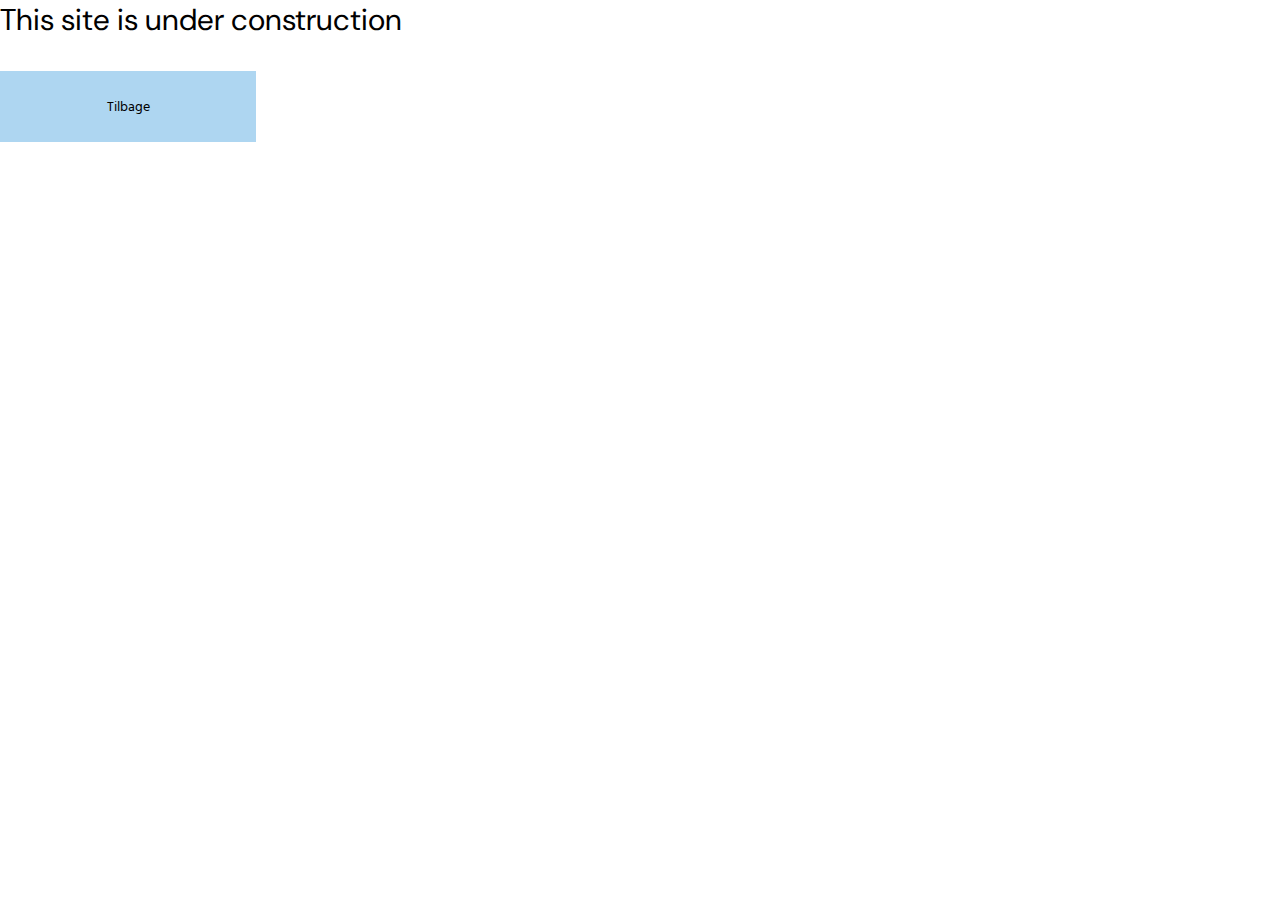
<file: ingen.html>
<!DOCTYPE html>
<html lang="da">

<head>
    <meta charset="UTF-8">
    <meta name="viewport" content="width=device-width, initial-scale=1.0">
    <title>Construction</title>
    <link rel="preconnect" href="https://fonts.googleapis.com">
    <link rel="preconnect" href="https://fonts.gstatic.com" crossorigin>
    <link href="https://fonts.googleapis.com/css2?family=Hind+Madurai:wght@300;400;500;600;700&display=swap"
        rel="stylesheet">

    <link rel="preconnect" href="https://fonts.googleapis.com">
    <link rel="preconnect" href="https://fonts.gstatic.com" crossorigin>
    <link
        href="https://fonts.googleapis.com/css2?family=DM+Sans:ital,opsz,wght@0,9..40,100..1000;1,9..40,100..1000&display=swap"
        rel="stylesheet">

    <link rel="stylesheet" href="styles/faelles.css">
</head>

<body>
    <main>
        <h1>This site is under construction</h1>
        <a class="knap" href="index.html">Tilbage</a>
    </main>

</body>

</html>
</file>
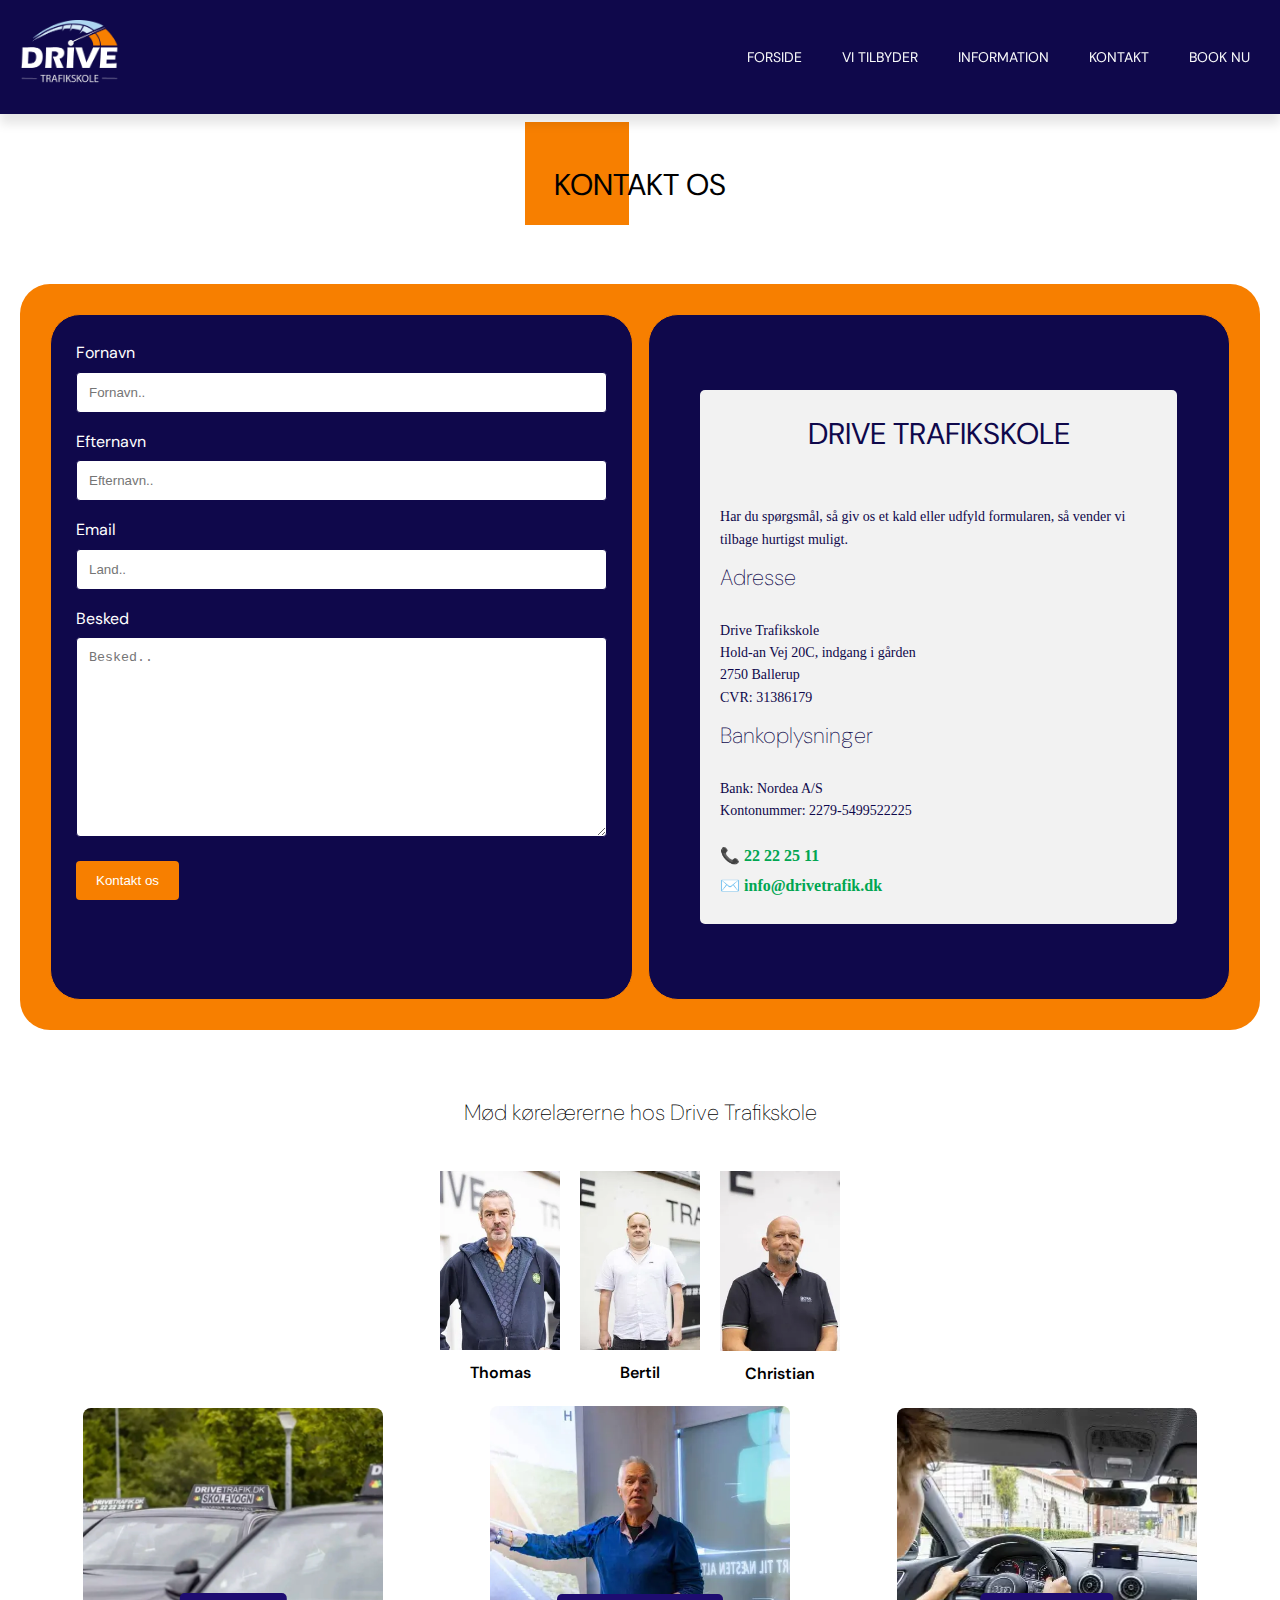
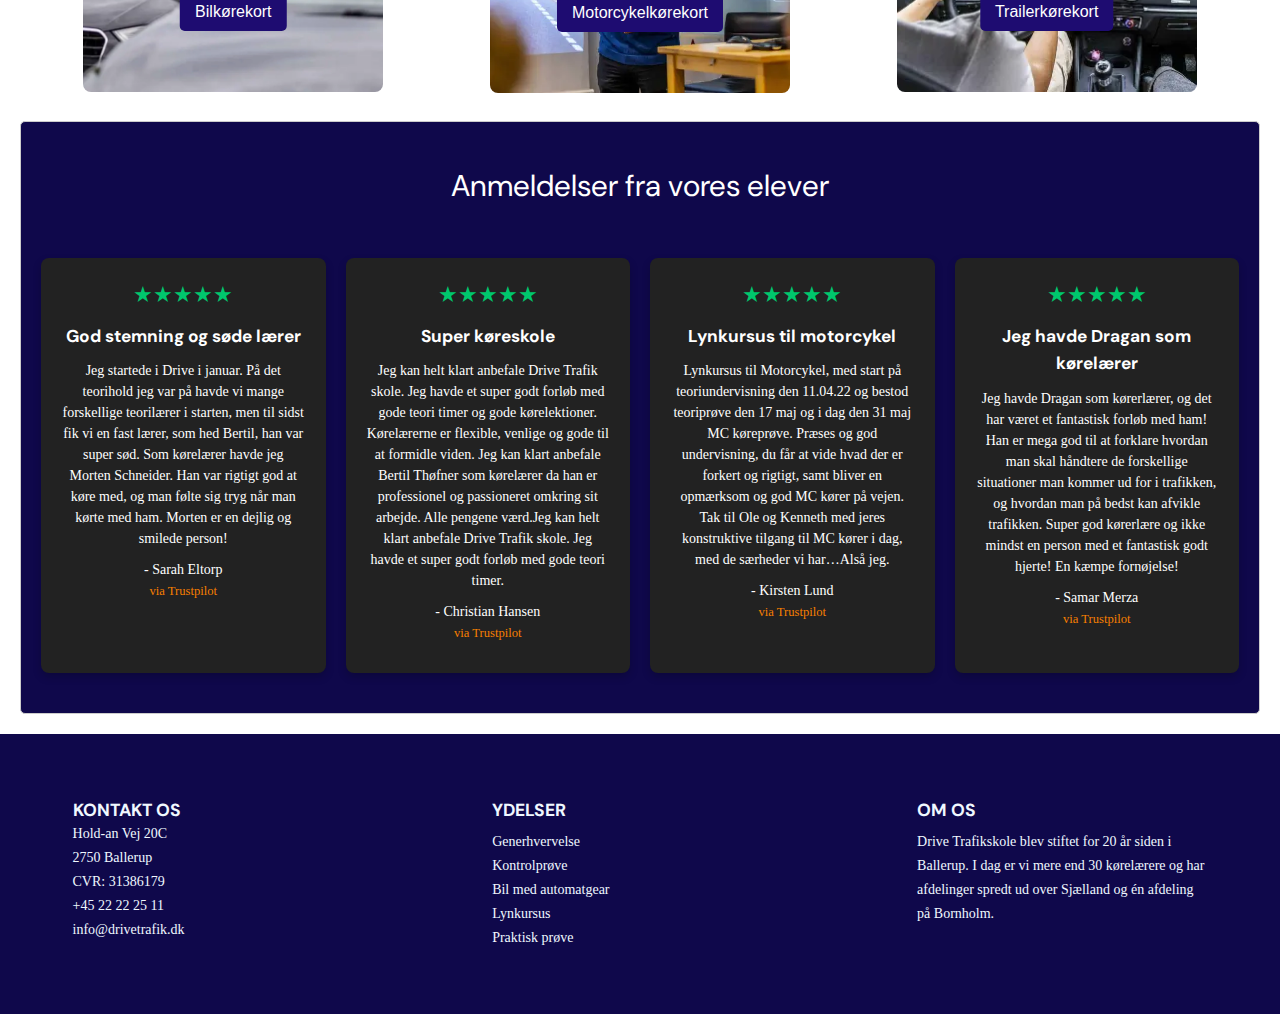
<file: kontakt.html>
<!DOCTYPE html>
<html lang="da">

<head>
    <meta charset="UTF-8">
    <meta name="viewport" content="width=device-width, initial-scale=1.0">
    <title>Kontakt</title>
    <link rel="stylesheet" href="styles/kontakt.css">
    <link rel="stylesheet" href="styles/faelles.css">
    <meta name="robots" content="noindex">
    <link rel="preconnect" href="https://fonts.googleapis.com">
    <link
        href="https://fonts.googleapis.com/css2?family=DM+Sans:ital,opsz,wght@0,9..40,100..1000;1,9..40,100..1000&display=swap"
        rel="stylesheet">
</head>

<body>
    <header>
        <div class="logo">
            <a href="index.html">
                <img src="images/logoen.png" alt="Logo">
            </a>
        </div>
        <nav>
            <ul class="menu">
                <li><a href="index.html">FORSIDE</a></li>
                <li><a href="vitilbyder.html">VI TILBYDER</a></li>
                <li><a href="information.html">INFORMATION</a></li>
                <li><a href="kontakt.html">KONTAKT</a></li>
                <li><a href="ingen.html">BOOK NU</a></li>
            </ul>
            <div class="burger">
                <div class="line"></div>
                <div class="line"></div>
                <div class="line"></div>
            </div>
        </nav>
    </header>

    <main>
        <div class="container_mardi">
            <div class="kasse_mardi"></div>
            <h1 class="overskrift_mardi">KONTAKT OS</h1>
        </div>

        </div>

        <section class="top-section">

            <div class="kontakt-os">
                <form action="/action_page.php">
                    <label for="fname">Fornavn</label>
                    <input type="text" id="fname" name="firstname" placeholder="Fornavn..">

                    <label for="lname">Efternavn</label>
                    <input type="text" id="lname" name="lastname" placeholder="Efternavn..">

                    <label for="country">Email</label>
                    <input type="text" id="lname" name="lastname" placeholder="Land..">

                    <label for="subject">Besked</label>
                    <textarea id="subject" name="subject" placeholder="Besked.." style="height:200px"></textarea>

                    <input type="submit" value="Kontakt os">


                </form>
            </div>
            <div class="drive-trafikskole">
                <div>
                    <div class="container">
                        <h1>DRIVE TRAFIKSKOLE</h1>
                        <p class="intro">
                            Har du spørgsmål, så giv os et kald eller udfyld formularen, så vender vi tilbage hurtigst
                            muligt.
                        </p>

                        <div class="section">
                            <h2>Adresse</h2>
                            <p>Drive Trafikskole<br>
                                Hold-an Vej 20C, indgang i gården<br>
                                2750 Ballerup<br>
                                CVR: 31386179
                            </p>
                        </div>

                        <div class="section">
                            <h2>Bankoplysninger</h2>
                            <p>Bank: Nordea A/S<br>
                                Kontonummer: 2279-5499522225
                            </p>
                        </div>

                        <div class="contact">
                            <p class="phone">📞 <span>22 22 25 11</span></p>
                            <p class="email">✉️ <a href="mailto:info@drivetrafik.dk">info@drivetrafik.dk</a></p>
                        </div>
                    </div>

                    <!--<img src="images/martha/testimgdrive.png" alt="billedet skal skiftes ud">-->
                </div>
            </div>
        </section>

        <section class="mød-kørelærerne">
            <h2>Mød kørelærerne hos Drive Trafikskole</h2>
            <div class="instructors">
                <div class="kørerlærer">
                    <img src="images/martha/thomas.webp" alt="Thomas">
                    <div class="name-text">Thomas</div>
                </div>
                <div class="kørerlærer">
                    <img src="images/martha/bertil.webp" alt="Bertil">
                    <div class="name-text">Bertil</div>
                </div>
                <div class="kørerlærer">
                    <img src="images/martha/christian.webp" alt="Christian">
                    <div class="name-text">Christian</div>
                </div>
            </div>
        </section>

        <section class="img-knap">
            <div class="billederWbutton">
                <div class="image-container">
                    <img src="images/bilkørekort.webp" alt="bilkørekort">
                    <button class="image-button">Bilkørekort</button>
                </div>
                <div class="image-container">
                    <img src="images/motorcykelkørekort.webp" alt="motorcykelkørekort">
                    <button class="image-button">Motorcykelkørekort</button>
                </div>
                <div class="image-container">
                    <img src="images/trailerkørekort.webp" alt="trailerkørekort">
                    <button class="image-button">Trailerkørekort</button>
                </div>
            </div>
        </section>


        <section class="anmeldelser">
            <h1 class="h1_review">Anmeldelser fra vores elever</h1>
            <div class="reviews-grid">

                <div class="review">
                    <div class="stars">★★★★★</div>
                    <h3>God stemning og søde lærer</h3>
                    <p>
                        Jeg startede i Drive i januar. På det teorihold jeg var på havde vi mange forskellige teorilærer
                        i starten, men til
                        sidst fik vi en fast lærer, som hed Bertil, han var super sød. Som kørelærer havde jeg Morten
                        Schneider. Han var rigtigt
                        god at køre med, og man følte sig tryg når man kørte med ham. Morten er en dejlig og smilede
                        person!
                    </p>
                    <p class="reviewer"> - Sarah Eltorp<br><span>via Trustpilot</span></p>
                </div>

                <div class="review">
                    <div class="stars">★★★★★</div>
                    <h3>Super køreskole</h3>
                    <p>
                        Jeg kan helt klart anbefale Drive Trafik skole. Jeg havde et super godt forløb med gode teori
                        timer og gode
                        kørelektioner. Kørelærerne er flexible, venlige og gode til at formidle viden. Jeg kan klart
                        anbefale Bertil Thøfner som
                        kørelærer da han er professionel og passioneret omkring sit arbejde. Alle pengene værd.Jeg kan
                        helt klart anbefale Drive Trafik skole. Jeg havde et super godt forløb med gode teori
                        timer.
                    </p>

                    <p class="reviewer"> - Christian Hansen<br><span>via Trustpilot</span></p>
                </div>

                <div class="review">
                    <div class="stars">★★★★★</div>
                    <h3>Lynkursus til motorcykel</h3>
                    <p>
                        Lynkursus til Motorcykel, med start på teoriundervisning den 11.04.22 og bestod teoriprøve den
                        17 maj og i dag den 31
                        maj MC køreprøve. Præses og god undervisning, du får at vide hvad der er forkert og rigtigt,
                        samt bliver en opmærksom og
                        god MC kører på vejen. Tak til Ole og Kenneth med jeres konstruktive tilgang til MC kører i dag,
                        med de særheder vi
                        har…Alså jeg.
                    </p>
                    <p class="reviewer"> - Kirsten Lund<br><span>via Trustpilot</span></p>
                </div>

                <div class="review">
                    <div class="stars">★★★★★</div>
                    <h3>Jeg havde Dragan som kørelærer</h3>
                    <p>
                        Jeg havde Dragan som kørerlærer, og det har været et fantastisk forløb med ham! Han er mega god
                        til at forklare hvordan
                        man skal håndtere de forskellige situationer man kommer ud for i trafikken, og hvordan man på
                        bedst kan afvikle
                        trafikken. Super god kørerlære og ikke mindst en person med et fantastisk godt hjerte! En kæmpe
                        fornøjelse!
                    </p>
                    <p class="reviewer"> - Samar Merza<br><span>via Trustpilot</span></p>
                </div>
            </div>
        </section>

    </main>

    <footer>
        <div class="grid_footer">

            <div class="kontaktos">
                <h3 class="kontaktosoverskrift">KONTAKT OS</h3>
                <p>Hold-an Vej 20C</p>
                <p>2750 Ballerup</p>
                <p>CVR: 31386179</p>
                <p>+45 22 22 25 11</p>
                <p>info@drivetrafik.dk</p>
            </div>

            <div class="ydelser">
                <h3 class="ydelseroverskrift">YDELSER</h3>
                <p>Generhvervelse</p>
                <p>Kontrolprøve</p>
                <p>Bil med automatgear</p>
                <p>Lynkursus</p>
                <p>Praktisk prøve</p>
            </div>

            <div class="omos">
                <h3 class="omosoverskrift">OM OS</h3>
                <p>Drive Trafikskole blev stiftet for 20 år siden i Ballerup. I dag er vi mere end 30 kørelærere og har
                    afdelinger spredt ud over Sjælland og én afdeling på Bornholm.</p>
            </div>
        </div>

    </footer>

    <script src="javascript/menu.js"></script>
</body>

</html>
</file>
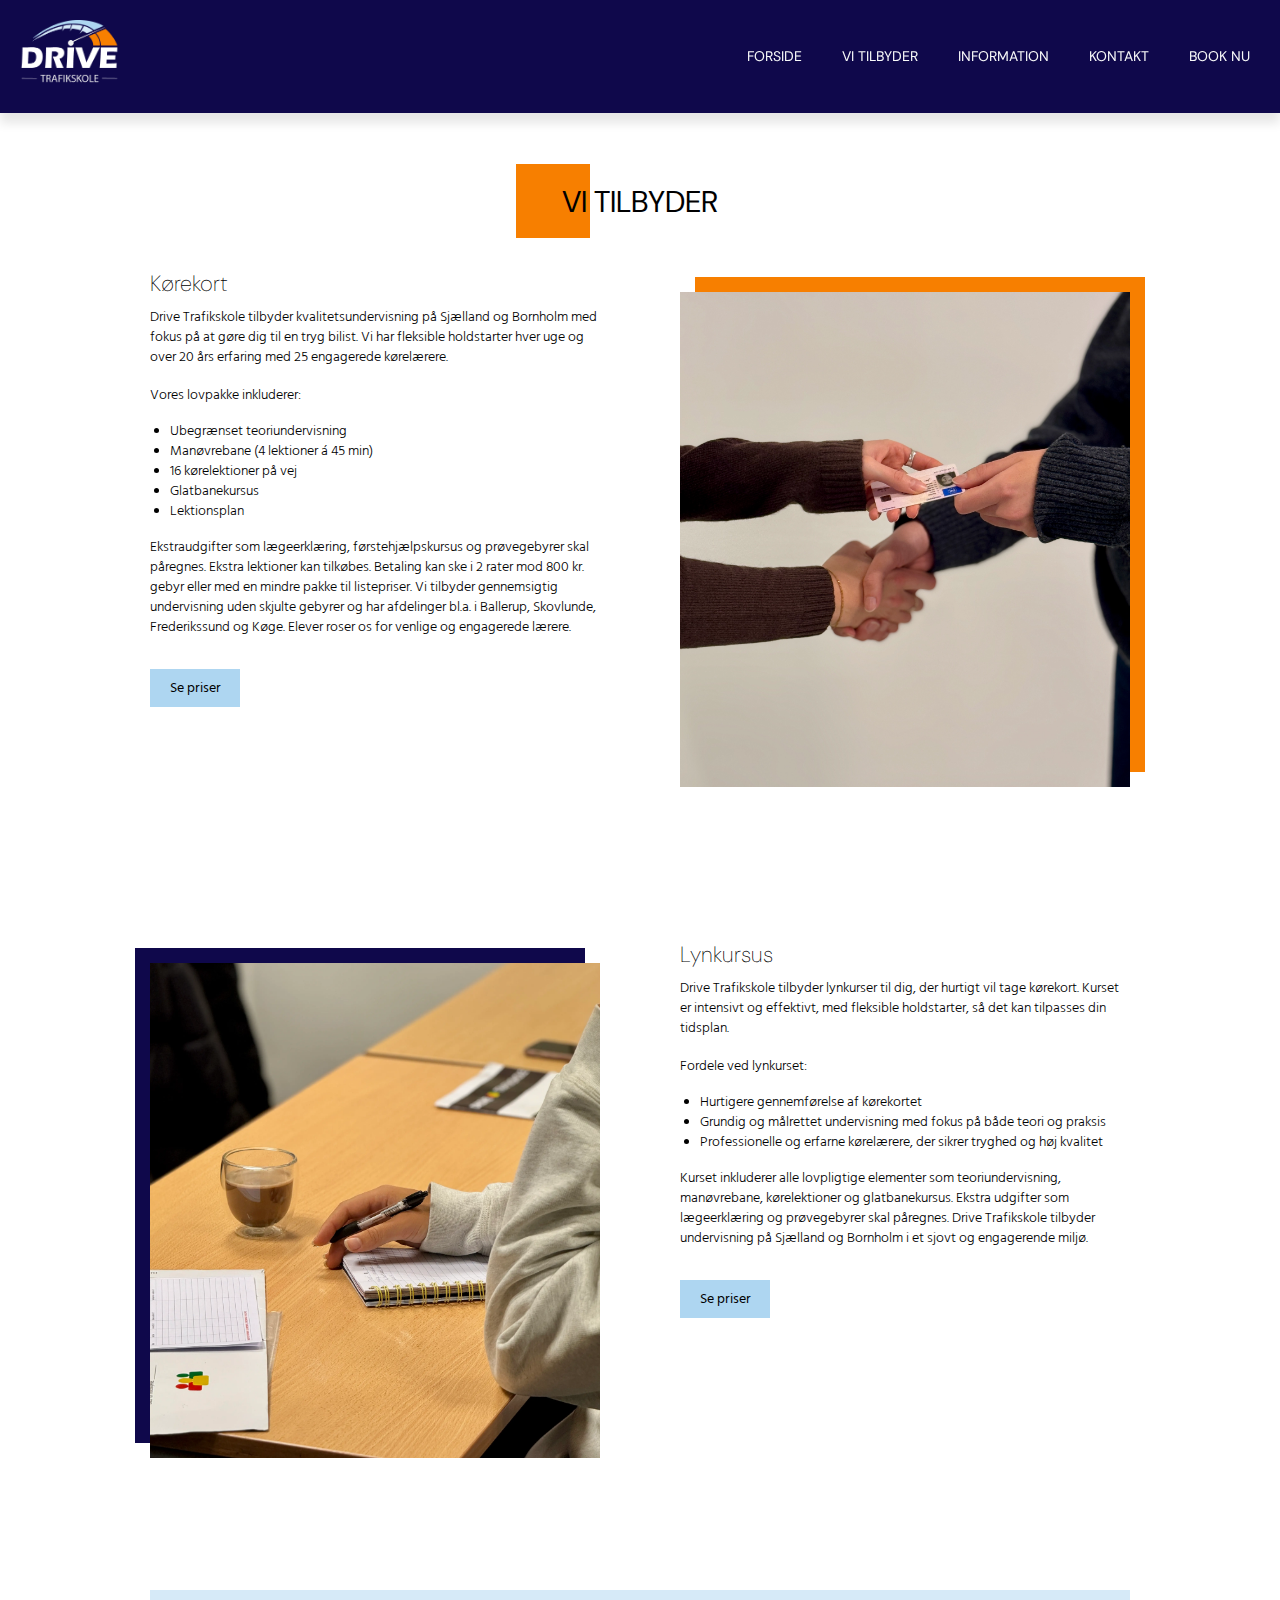
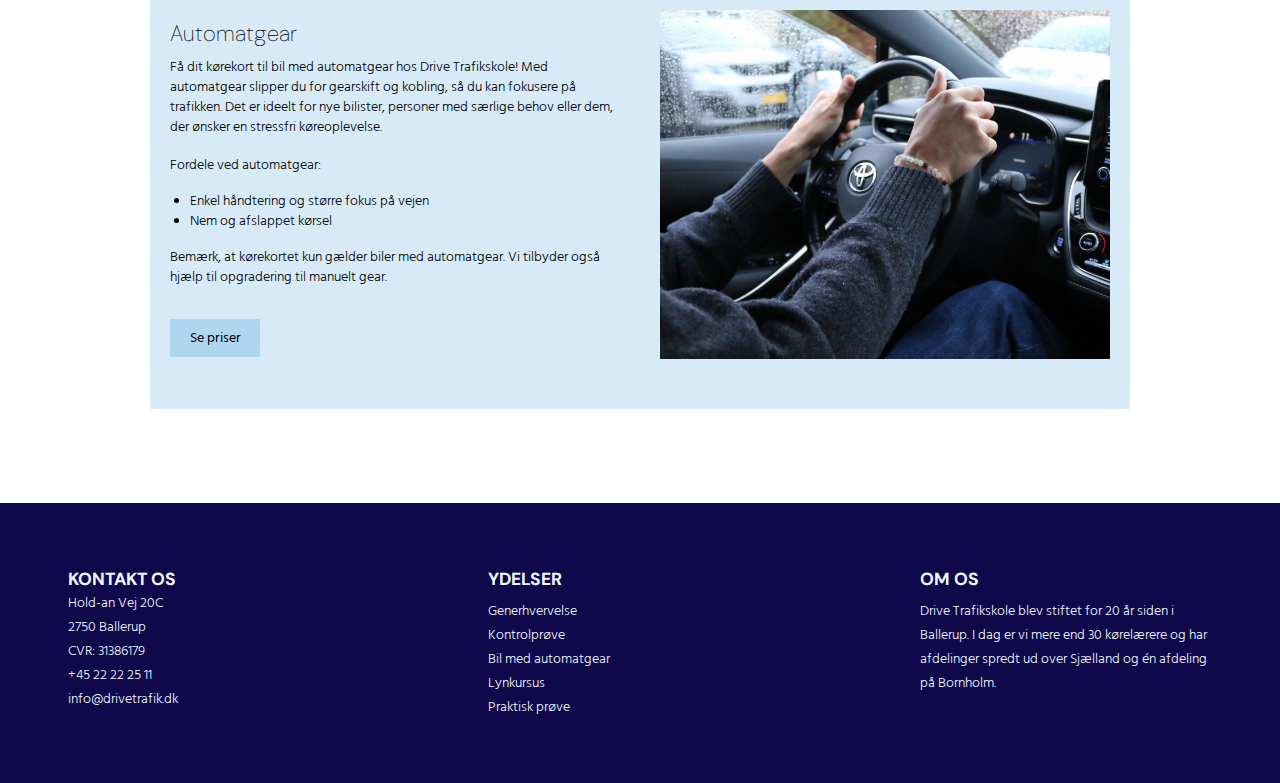
<file: vitilbyder.html>
<!DOCTYPE html>
<html lang="da">

<head>
    <meta charset="UTF-8">
    <meta name="viewport" content="width=device-width, initial-scale=1.0">
    <title>Vi tilbyder</title>
    <meta name="robots" content="noindex">
    <link rel="preconnect" href="https://fonts.googleapis.com">
    <link rel="preconnect" href="https://fonts.gstatic.com" crossorigin>
    <link href="https://fonts.googleapis.com/css2?family=Hind+Madurai:wght@300;400;500;600;700&display=swap"
        rel="stylesheet">

    <link rel="preconnect" href="https://fonts.googleapis.com">
    <link rel="preconnect" href="https://fonts.gstatic.com" crossorigin>
    <link
        href="https://fonts.googleapis.com/css2?family=DM+Sans:ital,opsz,wght@0,9..40,100..1000;1,9..40,100..1000&display=swap"
        rel="stylesheet">

    <link rel="stylesheet" href="styles/vitilbyder.css">
    <link rel="stylesheet" href="styles/faelles.css">
</head>

<body>
    <header>
        <div class="logo">
            <a href="index.html">
                <img src="images/logoen.png" alt="Logo">
            </a>
        </div>
        <nav>
            <ul class="menu">
                <li><a href="index.html">FORSIDE</a></li>
                <li><a href="vitilbyder.html">VI TILBYDER</a></li>
                <li><a href="information.html">INFORMATION</a></li>
                <li><a href="kontakt.html">KONTAKT</a></li>
                <li><a href="ingen.html">BOOK NU</a></li>
            </ul>
            <div class="burger">
                <div class="line"></div>
                <div class="line"></div>
                <div class="line"></div>
            </div>
        </nav>
    </header>

    <main>
        <div>

            <div class="container_sara">
                <div class="kasse_sara"></div>
                <h1 class="overskrift_sara">VI TILBYDER</h1>
            </div>

            <div class="grid2_1">
                <div>
                    <h2>Kørekort</h2>
                    <p>Drive Trafikskole tilbyder kvalitetsundervisning på Sjælland og Bornholm med fokus på at gøre dig
                        til
                        en tryg bilist. Vi
                        har fleksible holdstarter hver uge og over 20 års erfaring med 25 engagerede kørelærere.</p>
                    <br>
                    <p>Vores lovpakke inkluderer:</p>

                    <ul>
                        <li>Ubegrænset teoriundervisning</li>
                        <li>Manøvrebane (4 lektioner á 45 min)</li>
                        <li>16 kørelektioner på vej</li>
                        <li>Glatbanekursus</li>
                        <li>Lektionsplan</li>
                    </ul>

                    <p>
                        Ekstraudgifter som lægeerklæring, førstehjælpskursus og prøvegebyrer skal påregnes. Ekstra
                        lektioner
                        kan tilkøbes.
                        Betaling kan ske i 2 rater mod 800 kr. gebyr eller med en mindre pakke til listepriser.
                        Vi tilbyder gennemsigtig undervisning uden skjulte gebyrer og har afdelinger bl.a. i Ballerup,
                        Skovlunde, Frederikssund
                        og Køge. Elever roser os for venlige og engagerede lærere.
                    </p>
                    <a class="knap" href="information.html">Se priser</a>
                </div>
                <img src="images/sara/billede_1_webp.webp" class="koerekort" alt="kørekort">

            </div>

            <div class="grid2_2">

                <div class="lyn_p">
                    <h2>Lynkursus</h2>
                    <p>Drive Trafikskole tilbyder lynkurser til dig, der hurtigt vil tage kørekort. Kurset er
                        intensivt
                        og
                        effektivt, med
                        fleksible holdstarter, så det kan tilpasses din tidsplan.</p>
                    <br>
                    <p>Fordele ved lynkurset:</p>
                    <ul>
                        <li>Hurtigere gennemførelse af kørekortet</li>
                        <li>Grundig og målrettet undervisning med fokus på både teori og praksis</li>
                        <li>Professionelle og erfarne kørelærere, der sikrer tryghed og høj kvalitet</li>
                    </ul>

                    <p>
                        Kurset inkluderer alle lovpligtige elementer som teoriundervisning, manøvrebane,
                        kørelektioner
                        og
                        glatbanekursus. Ekstra
                        udgifter som lægeerklæring og prøvegebyrer skal påregnes. Drive Trafikskole tilbyder
                        undervisning på
                        Sjælland og
                        Bornholm i et sjovt og engagerende miljø.
                    </p>
                    <a class="knap" href="information.html">Se priser</a>
                </div>

                <div>
                    <div class="boks3"></div>
                    <div class="lyn_img">
                        <img src="images/2.webp" class="koerekort2" alt="kørekort">
                    </div>
                </div>
            </div>

            <div class="grid2_3">
                <div class="autop">
                    <h2>Automatgear</h2>
                    <p>Få dit kørekort til bil med automatgear hos Drive Trafikskole!
                        Med automatgear slipper du for gearskift og kobling, så du kan fokusere på trafikken. Det er
                        ideelt
                        for nye bilister,
                        personer med særlige behov eller dem, der ønsker en stressfri køreoplevelse.</p>
                    <br>
                    <p>Fordele ved automatgear:</p>
                    <ul>
                        <li>Enkel håndtering og større fokus på vejen</li>
                        <li>Nem og afslappet kørsel</li>
                    </ul>

                    <p>
                        Bemærk, at kørekortet kun gælder biler med automatgear. Vi tilbyder også hjælp til
                        opgradering
                        til
                        manuelt gear.
                    </p>
                    <a class="knap" href="information.html">Se priser</a>
                </div>
                <div class="autoimg">
                    <img src="images/sara/cropped_2.webp" class="koerekort3" alt="kørekort">
                </div>
            </div>
        </div>
    </main>

    <footer>
        <div class="grid_footer">

            <div class="kontaktos">
                <h3 class="kontaktosoverskrift">KONTAKT OS</h3>
                <p>Hold-an Vej 20C</p>
                <p>2750 Ballerup</p>
                <p>CVR: 31386179</p>
                <p>+45 22 22 25 11</p>
                <p>info@drivetrafik.dk</p>
            </div>

            <div class="ydelser">
                <h3 class="ydelseroverskrift">YDELSER</h3>
                <p>Generhvervelse</p>
                <p>Kontrolprøve</p>
                <p>Bil med automatgear</p>
                <p>Lynkursus</p>
                <p>Praktisk prøve</p>
            </div>

            <div class="omos">
                <h3 class="omosoverskrift">OM OS</h3>
                <p>Drive Trafikskole blev stiftet for 20 år siden i Ballerup. I dag er vi mere end 30 kørelærere og har
                    afdelinger spredt ud over Sjælland og én afdeling på Bornholm.</p>
            </div>
        </div>


    </footer>

    <script src="javascript/menu.js"></script>
</body>

</html>
</file>
<file: styles/faelles.css>
/**
 * farvekoder
 *
 * @format
 */

/* 
#F77F00
#0F084B
#F8F9F9
#AED6F1
#D6EAF8
*/

/* fonte */
/* 
font-family: "Hind Madurai"
font-family: "DM Sans" 
*/
:root {
  --primary: #0f084b;
  --secondary: #d6eaf8;
  --accent: #f77f00;

  --space-xxs: 0.25rem;
  --space-xs: 0.5rem;
  --space-sm: 1rem;
  --space-md: 1.5rem;
  --space-lg: 2rem;
  --space-xl: 3rem;
  --space-xxl: 6rem;
}

/* menu */

* {
  margin: 0;
  padding: 0;
  box-sizing: border-box;
}

header {
  position: sticky;
  top: 0;
  display: flex;
  justify-content: space-between;
  align-items: center;
  padding: 20px;
  background-color: #0f084b;
  box-shadow: 0 10px 10px rgba(0, 0, 0, 0.1);
  z-index: 20;
}

.logo img {
  width: 100px;
}

nav {
  display: flex;
  align-items: center;
}

.menu {
  display: flex;
  list-style: none;
  margin: 0;
  padding: 0;
}

.menu li {
  margin-right: 20px;
}

.menu li:last-child {
  margin-right: 0;
}

.menu a {
  display: block;
  padding: 10px;
  color: #f8f9f9;
  text-decoration: none;
  transition: color 0.3s;
  text-align: end;
  font-family: "DM Sans";
  font-weight: 400;
}

.menu a:hover {
  color: #d6eaf8;
}

.burger {
  width: 30px;
  height: 20px;
  cursor: pointer;
}

.burger .line {
  width: 100%;
  height: 2px;
  background-color: #f8f9f9;
  margin-bottom: 5px;
  transition: 0.2s linear;
}
.burger {
  display: none;
}
@media screen and (max-width: 800px) {
  .menu {
    display: none;
  }
  .burger {
    display: block;
  }
  .burger.active .line:nth-child(1) {
    transform: rotate(45deg) translate(5px, 5px);
    transition: 0.2s linear;
  }

  .burger.active .line:nth-child(2) {
    opacity: 0;
    transition: 0.15s linear;
  }

  .burger.active .line:nth-child(3) {
    transform: rotate(-45deg) translate(5px, -5px);
    transition: 0.2s linear;
  }

  nav.active .menu {
    display: block;
    background-color: #0f084b;
    position: absolute;
    top: 94px;
    left: 0;
    width: 100%;
    box-shadow: 0 10px 10px rgba(0, 0, 0, 0.1);
    z-index: 1;
  }

  nav.active .menu li {
    margin: 10px 20px;
  }

  nav.active .menu a {
    font-size: 24px;
  }
}
/* menu slut */

/*Styling af orange kasse*/
.container_orange {
  display: grid;
  grid-template-columns: 1fr 3fr;
  grid-template-rows: 1fr 1fr 1fr;
  width: 370px;
  margin-inline: auto;
}

.kasse_orange {
  width: 100%;
  aspect-ratio: 1/1;
  background: #f77f00;
  grid-column: 1/2;
  grid-row: 1/4;
  place-self: center;
  margin-left: 1rem;
}
.overskrift_orange {
  grid-column: 1/3;
  grid-row: 2/3;
  place-self: center;
}
.citat_orange {
  grid-column: 2/3;
  grid-row: 3/4;
}
.italic {
  font-style: italic;
  margin-left: 25px;
  font-size: 12px;
}

/*footer*/
@media (min-width: 1000px) {
  .grid_footer {
    display: grid;
    grid-template-columns: auto auto auto;
    gap: 26%;
  }
}

footer {
  display: flex;
  justify-content: space-around;
  background-color: #0f084b;
  color: aliceblue;
  position: relative;
  margin: 0;
  font-size: 15px;
  padding-top: 2rem;
  padding-bottom: 2rem;
  line-height: 1.5rem;
  padding-left: 3rem;
}

.kontaktos {
  padding-top: 2rem;
  padding-bottom: 2rem;
}

.ydelser {
  padding-top: 2rem;
  padding-bottom: 2rem;
}

.omos {
  padding-top: 2rem;
  padding-bottom: 2rem;
  padding-right: 3rem;
}

.kontaktoverskrift {
  padding-bottom: 0.5rem;
}

.ydelseroverskrift {
  padding-bottom: 0.5rem;
}

.omosoverskrift {
  padding-bottom: 0.5rem;
}
/*FOOTER SLUT*/

/*font*/
h1 {
  font-family: "DM Sans";
  font-size: 30px;
  font-weight: 400;
}

h2 {
  font-family: "DM Sans";
  font-weight: 150;
  font-size: 22px;
  padding-top: 2%;
  padding-bottom: 2%;
}

a {
  font-family: "Hind Madurai";
}

li {
  font-family: "Hind Madurai";
  font-size: 14px;
  font-weight: 300;
}

h3 {
  font-family: "DM Sans";
}

p {
  font-family: "Hind Madurai";
  font-size: 14px;
  font-weight: 300;
}

h4 {
  font-family: "DM Sans";
  font-size: 14px;
  font-weight: 300;
}

/*knap styling*/
.knap {
  display: flex;
  justify-content: space-around;
  align-items: center;
  background-color: #aed6f1;
  color: #000000;
  text-decoration: none;
  width: 20%;
  margin-top: 2rem;
  margin-bottom: 2rem;
  font-size: 14px;
  padding: 2%;
}

.knap:hover {
  background: #f77f00;
}
</file>
<file: styles/kontakt.css>
body {
  margin: 0;
  font-family: "DM Sans", sans-serif;
  line-height: 1.6;
  color: #000000;
}

main {
  padding: 20px;
}

h1 {
  text-align: center;
  margin-bottom: 3rem;
  font-family: "DM Sans, sans-sarif";
  font-weight: lighter;
  font-size: 2rem;
}

.top-section {
  display: grid;
  grid-template-columns: 1fr 1fr;
  gap: 20px;
  margin-bottom: 40px;
  background-color: #f77f00;
  padding: 20px;
  border-radius: 30px;
}
.top-section img {
  max-width: 100%;
  height: auto;
}

.kontakt-os,
.drive-trafikskole {

  padding: 25px;
  border: 1px solid #f77f00;
  background-color: #0f084b;
  text-align: left;
  border-radius: 30px;
  color: #ffffff;
}

.container {
    width: 90%;
    max-width: 600px;
    margin: 50px auto;
    padding: 20px;
    color: #0f084b;
    border-color: #00c76d;
    border-radius: 5px;
}

h2 {
    font-size: 1.1rem;
    margin-bottom: 1rem;
}

.contact {
    margin-top: 20px;
}

.phone, .email {
    font-size: 1rem;
    margin-bottom: 5px;
}

.phone span, .email a {
    color: #00A651;
    text-decoration: none;
    font-weight: bold;
}

a:hover {
    text-decoration: underline;
}

.mød-kørelærerne {
  text-align: center;
}

.instructors {
  display: flex;
  flex-wrap: wrap;
  justify-content: center;
  gap: 20px;
}

.kørerlærer {
  display: flex;
  flex-direction: column;
  align-items: center;
}

.instructor img {
  width: 100%;
  height: auto;
  max-width: 200px;
  border-radius: 8px;
}

.name-text {
  margin-top: 10px;
  font-size: 1em;
  font-weight: 600;
  font-family: "DM Sans",sans-serif;
  color: #000000;

}

.image-kl {
  width: 350px;
  height: 400px;
  background-size: cover;
  background-position: fit;
  display: flex;
  align-items: center;
  justify-content: center;
  border-radius: 30%;

}

.name-text {
  margin-top: 10px;
  font-size: 1em;
  font-weight: 600;
  color: #000000;
}

.img-knap .billederWbutton {
  grid-template-columns: repeat(auto-fit, minmax(250px, 1fr));

  display: flex;
  flex-wrap: flex;
  justify-content: center;
  gap: 20px;
  padding: 20px;
}

.image-container {
  position: relative;
  width: 100%;
  max-width: 300px;
  margin: auto;
}

.image-container img {
  width: 100%;
  height: auto;
  border-radius: 8px;
}

.image-button {
  position: absolute;
  top: 70%;
  left: 50%;
  transform: translate(-50%, -50%);
  background-color: #1e0c71;
  color: #fff;
  border: none;
  padding: 10px 15px;
  border-radius: 5px;
  cursor: pointer;
  font-size: 1rem;
}
button {
  background-color: #0f084b;
}
button:hover {
  background: #f77f00;
}

/*Anmeldelser*/
.anmeldelser {
  text-align: center;
  border: 1px solid #ccc;
  border-radius: 5px;
  background-color: #0f084b;
  color: #fff;
  padding: 40px 20px;
  
}

.reviews-section h2 {
  margin-bottom: 30px;
  font-size: 2em;
  font-weight: bold;
}

.reviews-grid {
  display: grid;
  grid-template-columns: repeat(auto-fit, minmax(250px, 1fr));
  gap: 20px;
}

.review {
  background-color: #222;
  padding: 20px;
  border-radius: 8px;
  box-shadow: 0 4px 8px rgba(0, 0, 0, 0.2);
}

.stars {
  color: #00c76d;
  font-size: 1.5em;
  margin-bottom: 10px;
}

.review h3 {
  margin: 10px 0;
  font-size: 1.2em;
}

.review p {
  margin: 10px 0;
  line-height: 1.5;
  font-weight: lighter;
}

.reviewer {
  margin-top: 15px;
  font-weight: bold;
}

.reviewer span {
  font-size: 0.9em;
  color: #f77f00;
}

@media (min-width: 480px) {
  h1{
    font-size: 1.2rem;
  }

  .top-section {
    padding: 30px;
    gap: 15px;
  }

  .container {
    padding: 10px;
  }

  .instructors img {
    max-width: 120px;
  }

  .review {
    font-size: 0.9rem;
  }
}

.container_mardi {
  display: grid;
  grid-template-columns: 2fr 3fr;
  grid-template-rows: 1fr 1fr 1fr;
  width: 370px;
  height: 150px;
  margin-inline: auto;
}

.kasse_mardi {
  width: 70%;
  aspect-ratio: 1/1;
  background: #f77f00;
  grid-column: 1/2;
  grid-row: 1/3;
  place-self: center;
  margin-left: 6rem;
  margin-top: -30%;
}
.overskrift_mardi {
  grid-column: 1/3;
  grid-row: 2/3;
  place-self: center;
}

* {
  box-sizing: border-box;
}

input[type="text"],
select,
textarea {
  width: 100%;
  padding: 12px;
  border: 1px solid #0f084b;
  border-radius: 4px;
  box-sizing: border-box;
  margin-top: 6px;
  margin-bottom: 16px;
  resize: vertical;
}

input[type="submit"] {
  background-color: #f77f00;
  color: white;
  padding: 12px 20px;
  border: none;
  border-radius: 4px;
  cursor: pointer;
}

input[type="submit"]:hover {
  background-color: #45a049;
}

.container {
  border-radius: 5px;
  background-color: #f2f2f2;
  padding: 20px;
}
</file>
<file: styles/vitilbyder.css>
/* 
font-family: "Hind Madurai"
font-family: "DM Sans" 

#F77F00
#0F084B
#F8F9F9
#AED6F1
#D6EAF8
*/

img {
  width: 100%;
  align-items: center;
}

* {
  margin: 0;
  padding: 0;
  box-sizing: border-box;
}

ul {
  list-style-type: disc;
  margin: 1em 0;
  padding-left: 20px;
}

li {
  display: list-item; /* Sikrer listevisning */
}

main {
  padding-inline: 20px;
}

.boks1 {
  width: 80px;
  height: 80px;
  background: #f77f00;
  position: relative;
  top: 40px;
  left: 34%;
  z-index: 0;
  padding-top: 4rem;
}

/* .boks2 {
  width: 200px;
  height: 300px;
  background: var(--primary);
} */

.grid2_3 {
  background-color: #d6eaf8;
  margin-bottom: 3rem;
}

.autop {
  padding: 20px;
}

.autoimg {
  padding: 20px;
}

.container_sara {
  display: grid;
  grid-template-columns: 2fr 3fr;
  grid-template-rows: 1fr 1fr 1fr;
  width: 370px;
  margin-inline: auto;
}

.kasse_sara {
  width: 50%;
  aspect-ratio: 1/1;
  background: #f77f00;
  grid-column: 1/2;
  grid-row: 1/4;
  place-self: center;
  margin-left: 3rem;
}
.overskrift_sara {
  grid-column: 1/3;
  grid-row: 2/3;
  place-self: center;
}

@media screen and (max-width: 800px) {
  .koerekort_img {
    aspect-ratio: 1/1.5;
  }
  .koerekort {
    margin-bottom: 4rem;
    width: 100%;
    margin-top: 2rem;
    box-shadow: 15px -15px #f77f00;
    height: 68vh;
    object-fit: cover;
  }

  .koerekort2 {
    margin-bottom: 4rem;
    margin-top: 2rem;
    box-shadow: 15px -15px #0f084b;
    height: 68vh;
    object-fit: cover;
  }

  .koerekort3 {
    height: 100%;
    width: 100%;
  }
}

@media screen and (min-width: 800px) {
  main {
    padding-inline: 80px;
    padding-block: 30px;
  }

  .grid2_1 {
    display: grid;
    grid-template-columns: 1fr 1fr;
    gap: 80px;
    margin-bottom: 4rem;
  }

  .grid2_2 {
    display: grid;
    grid-template-columns: 1fr 1fr;
    margin-top: 5rem;
    gap: 80px;
  }
  .lyn_p {
    grid-column: 2/3;
    grid-row: 1/2;
  }
  .lyn_img {
    grid-column: 1/2;
    grid-row: 1/2;
  }

  .grid2_3 {
    display: grid;
    grid-template-columns: 1fr 1fr;
    /* gap: 80px; */
    margin-bottom: 4rem;
    background-color: #d6eaf8;
    margin-top: 4rem;
  }

  .koerekort {
    margin-bottom: 4rem;
    width: 100%;
    margin-top: 2rem;
    box-shadow: 15px -15px #f77f00;
    height: 55vh;
    object-fit: cover;
  }

  .koerekort2 {
    margin-bottom: 4rem;
    margin-top: 2rem;
    box-shadow: -15px -15px #0f084b;
    height: 55vh;
    object-fit: cover;
  }

  main {
    padding-inline: 150px;
  }
}
</file>
